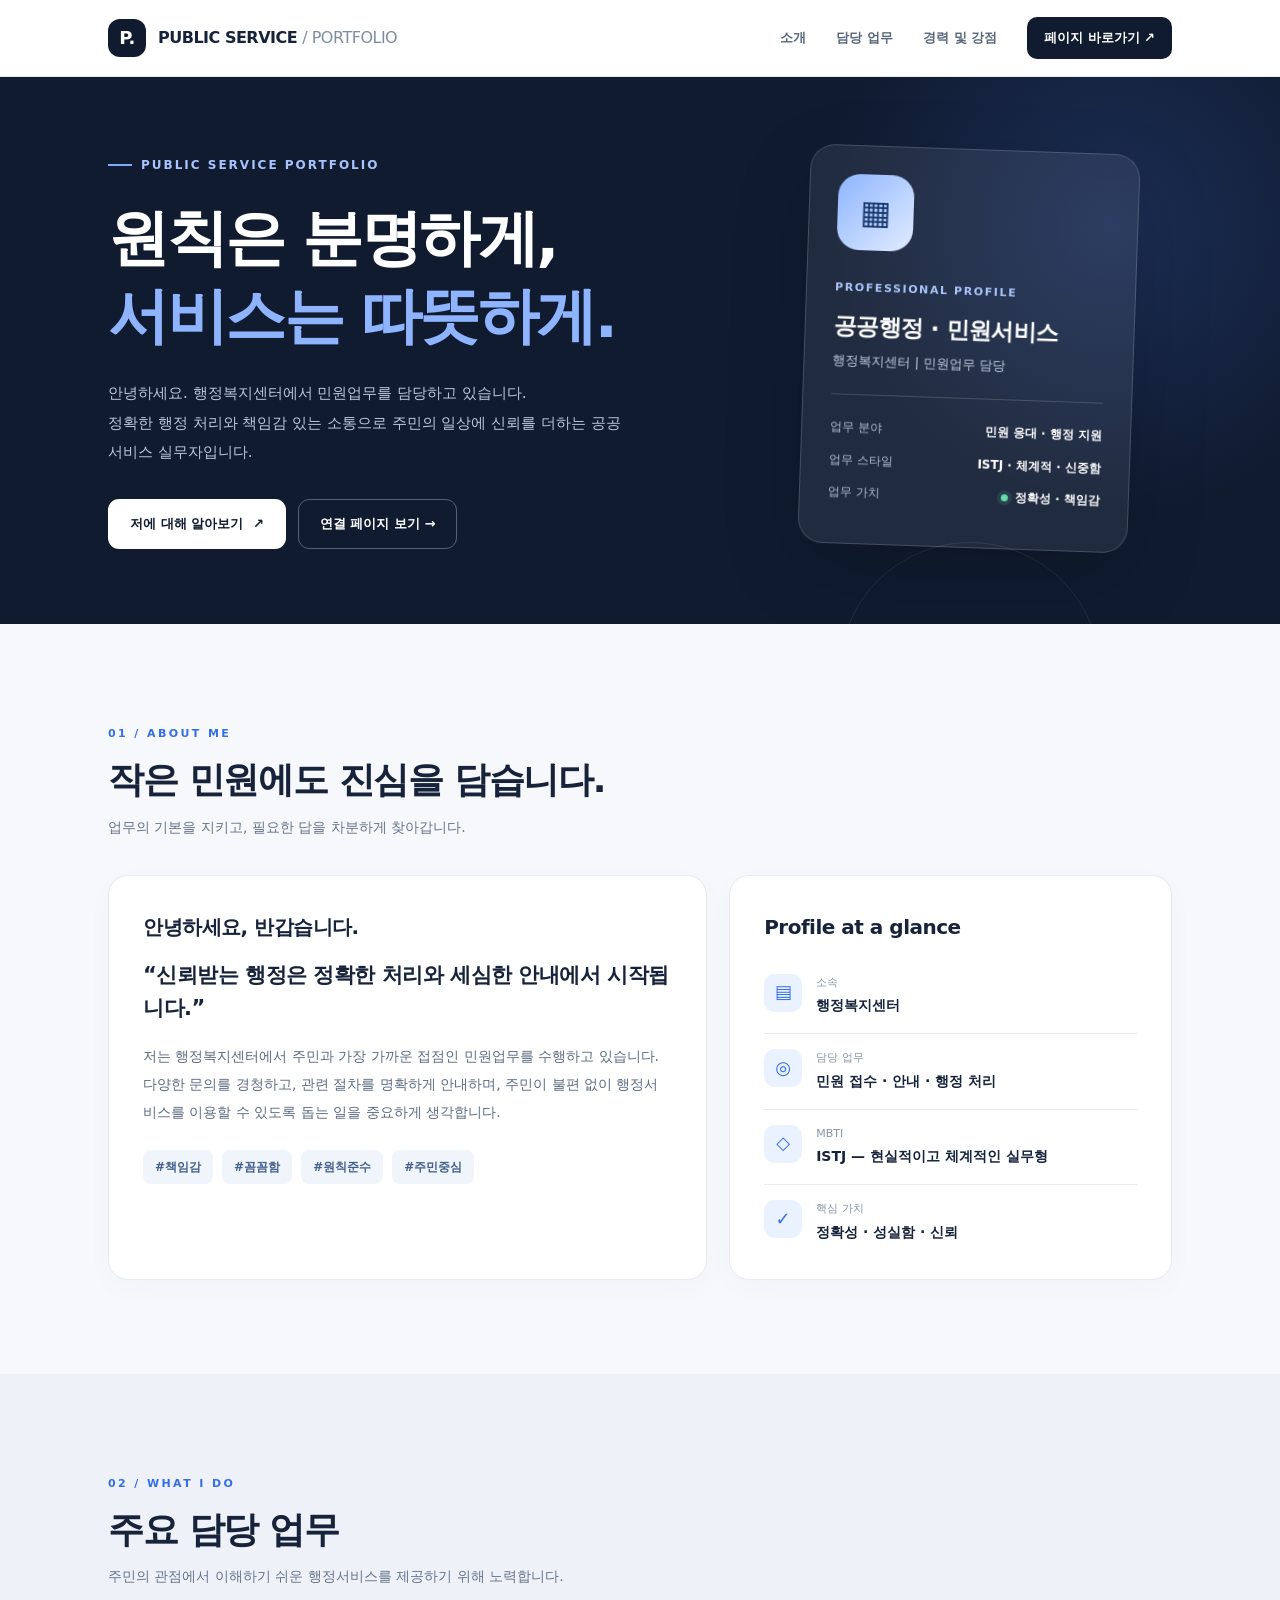
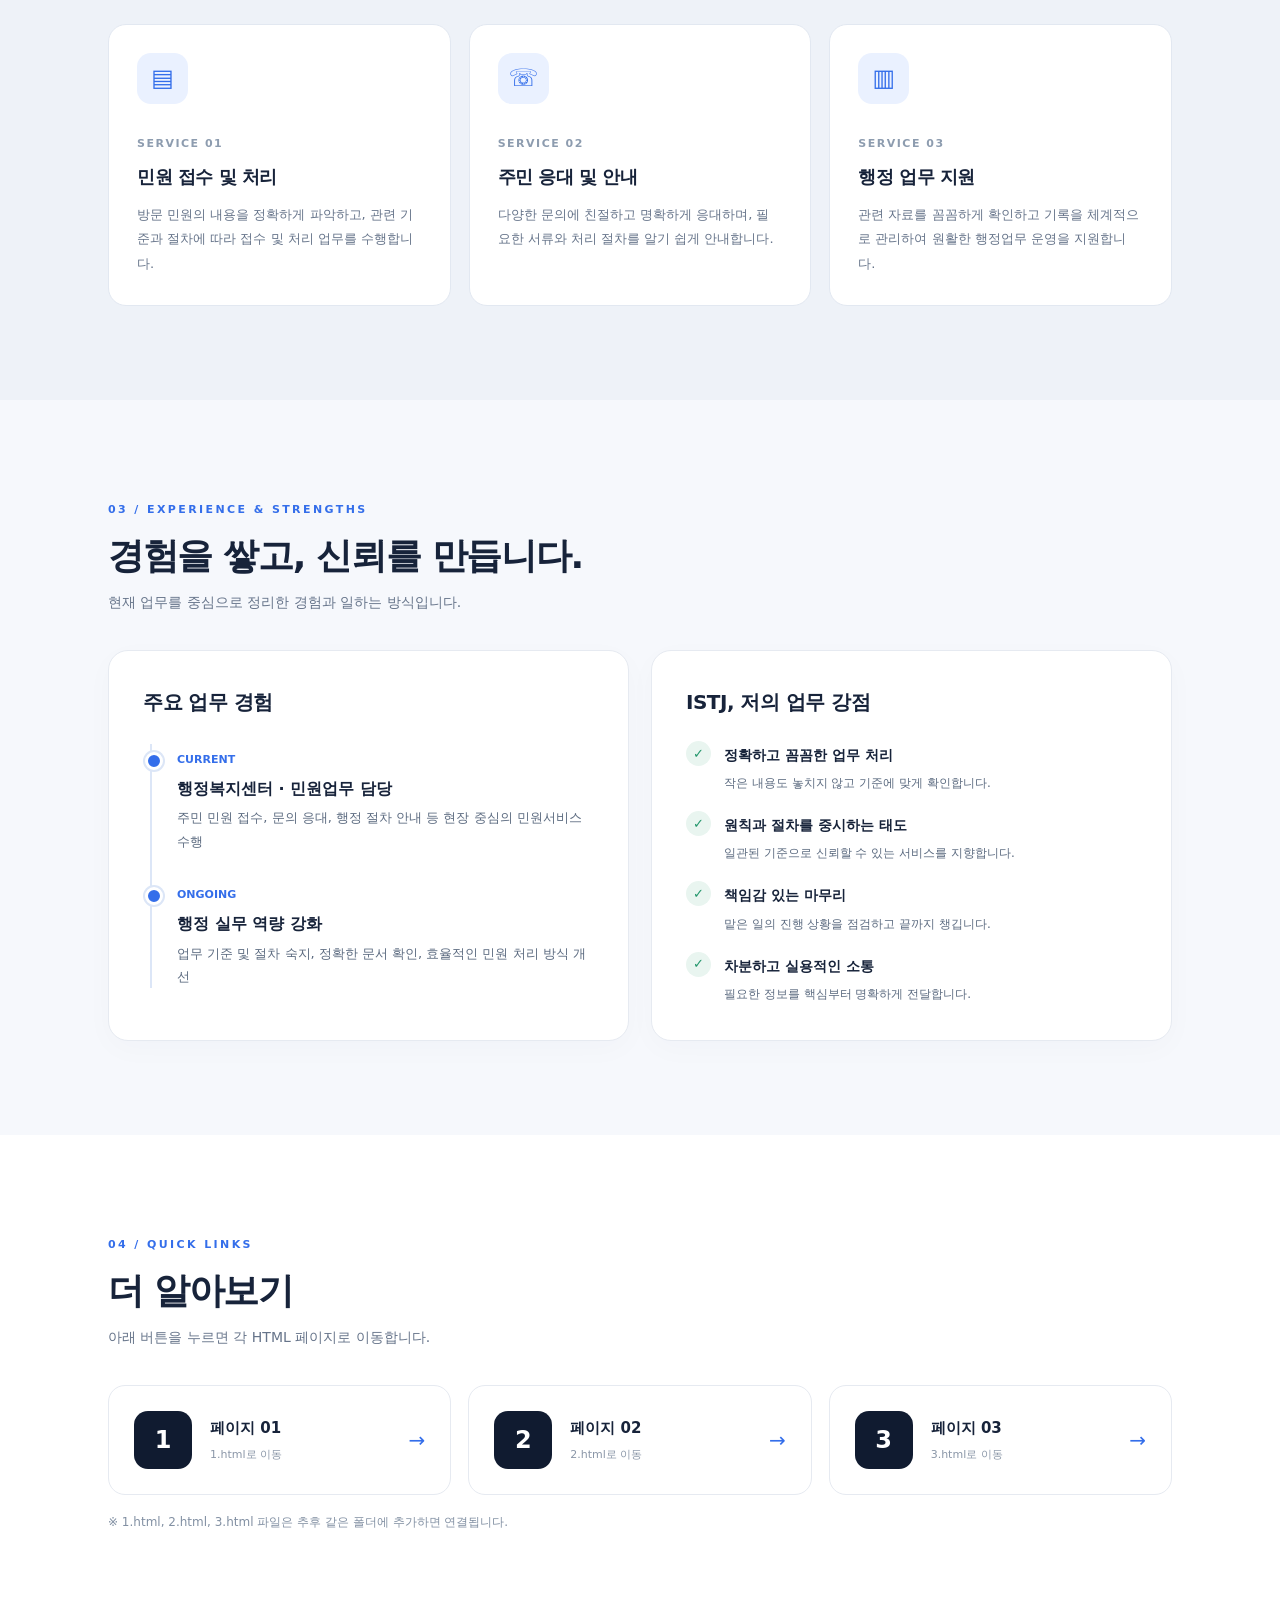
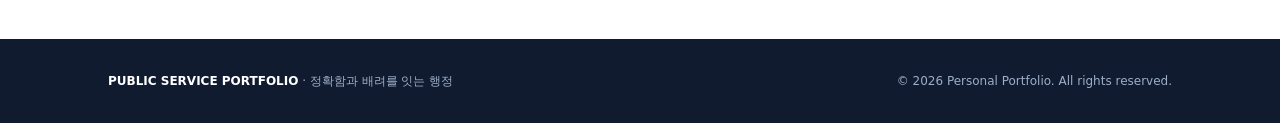
<file: index.html>
<!DOCTYPE html>
<html lang="ko">
<head>
  <meta charset="UTF-8" />
  <meta name="viewport" content="width=device-width, initial-scale=1" />
  <meta name="theme-color" content="#101b30" />
  <meta name="description" content="행정복지센터 민원업무 담당자의 개인 포트폴리오" />
  <title>공공서비스 포트폴리오 | Portfolio</title>
  <style>
    :root{--navy:#101b30;--navy2:#192a47;--blue:#346eea;--blue-light:#eaf1ff;--ink:#17233a;--muted:#66748a;--line:#e6eaf1;--bg:#f6f8fc;--white:#fff;--radius:20px}
    *{box-sizing:border-box}html{scroll-behavior:smooth}body{margin:0;background:var(--bg);color:var(--ink);font-family:Pretendard,"Noto Sans KR","Apple SD Gothic Neo",system-ui,sans-serif;line-height:1.7}a{color:inherit;text-decoration:none}button{font:inherit}::selection{background:#cbdcff;color:#101b30}
    .wrap{max-width:1120px;margin:auto;padding:0 28px}.topbar{position:sticky;top:0;z-index:20;background:rgba(255,255,255,.92);backdrop-filter:blur(16px);border-bottom:1px solid var(--line)}.nav{height:76px;display:flex;align-items:center;justify-content:space-between;gap:24px}.brand{display:flex;align-items:center;gap:12px;font-size:16px;font-weight:850;letter-spacing:-.5px}.brand-icon{width:38px;height:38px;border-radius:12px;display:grid;place-items:center;background:var(--navy);color:#fff;font-size:18px}.navlinks{display:flex;gap:30px;align-items:center}.navlinks a{font-size:13px;color:#58677b;font-weight:650;transition:color .2s}.navlinks a:hover,.navlinks a:focus-visible{color:var(--blue)}.nav-cta{background:var(--navy);color:#fff!important;padding:10px 17px;border-radius:10px}.nav-cta:hover{background:var(--blue)}
    .hero{background:var(--navy);color:#fff;overflow:hidden;position:relative}.hero:before{content:"";position:absolute;width:600px;height:600px;border-radius:50%;background:radial-gradient(circle,rgba(69,117,224,.21),transparent 68%);right:-130px;top:-150px;pointer-events:none}.hero:after{content:"";position:absolute;width:260px;height:260px;border:1px solid rgba(255,255,255,.08);border-radius:50%;right:14%;bottom:-180px;pointer-events:none}.hero-inner{min-height:520px;display:grid;grid-template-columns:1.2fr .8fr;align-items:center;gap:50px;padding-top:70px;padding-bottom:75px;position:relative;z-index:1}.eyebrow{display:inline-flex;align-items:center;gap:9px;font-size:12px;font-weight:800;letter-spacing:2px;color:#a7c4ff}.eyebrow:before{content:"";width:24px;height:2px;background:#7fa9ff}.hero h1{font-size:clamp(36px,5vw,61px);line-height:1.28;letter-spacing:-2.5px;margin:24px 0}.hero h1 em{font-style:normal;color:#8eb3ff}.hero-desc{font-size:15px;line-height:1.95;color:#b9c6db;max-width:520px;margin:0 0 32px}.actions{display:flex;flex-wrap:wrap;gap:12px}.btn{display:inline-flex;align-items:center;justify-content:center;gap:10px;padding:13px 21px;border-radius:11px;font-weight:750;font-size:13px;transition:transform .18s,background .18s,box-shadow .18s;cursor:pointer;border:1px solid transparent}.btn:hover{transform:translateY(-3px)}.btn:active{transform:translateY(0) scale(.98)}.btn-primary{background:#fff;color:var(--navy)}.btn-primary:hover{box-shadow:0 10px 28px rgba(0,0,0,.16)}.btn-outline{color:#fff;border-color:#54627a;background:transparent}.btn-outline:hover{background:#263852}.hero-visual{display:flex;justify-content:center}.profile-card{width:min(100%,330px);background:rgba(255,255,255,.075);border:1px solid rgba(255,255,255,.16);border-radius:25px;padding:28px;box-shadow:0 28px 80px rgba(0,0,0,.16);backdrop-filter:blur(12px);transform:rotate(2deg);transition:transform .25s}.profile-card:hover{transform:rotate(0) translateY(-5px)}.avatar{width:76px;height:76px;background:linear-gradient(135deg,#8db5ff,#e1ecff);border-radius:22px;display:grid;place-items:center;font-size:33px;color:#17376d;margin-bottom:22px}.profile-card .mini{font-size:11px;letter-spacing:1.6px;color:#a9c5fa;font-weight:800}.profile-card h2{font-size:23px;letter-spacing:-.6px;margin:8px 0 4px}.profile-card p{font-size:13px;color:#c2cde0;margin:0}.profile-divider{height:1px;background:rgba(255,255,255,.16);margin:22px 0}.profile-row{display:flex;justify-content:space-between;font-size:12px;margin:12px 0;color:#aebbd0}.profile-row strong{color:#fff;font-weight:700}.status{display:inline-flex;align-items:center;gap:7px}.status:before{content:"";width:7px;height:7px;background:#65dfaf;border-radius:50%;box-shadow:0 0 0 4px rgba(101,223,175,.12)}
    section{scroll-margin-top:95px}.section{padding:94px 0}.section-header{margin-bottom:35px}.kicker{color:var(--blue);font-size:11px;font-weight:850;letter-spacing:2.4px;text-transform:uppercase}.section-header h2{font-size:clamp(27px,3.5vw,36px);letter-spacing:-1.3px;line-height:1.4;margin:10px 0}.section-header p{font-size:14px;color:var(--muted);margin:0}.about-grid{display:grid;grid-template-columns:1.15fr .85fr;gap:22px}.panel{background:#fff;border:1px solid var(--line);border-radius:var(--radius);padding:34px;box-shadow:0 8px 30px rgba(28,49,82,.025)}.panel h3{font-size:20px;letter-spacing:-.5px;margin:0 0 15px}.panel p{font-size:14px;color:#5c6b80;margin:0;line-height:2}.quote{font-size:21px!important;color:var(--ink)!important;font-weight:750;line-height:1.6!important;letter-spacing:-.5px;margin-bottom:16px!important}.tags{display:flex;flex-wrap:wrap;gap:9px;margin-top:24px}.tag{padding:7px 12px;border-radius:8px;background:#f0f4fb;color:#41608c;font-size:12px;font-weight:750}.info-line{display:flex;gap:14px;align-items:flex-start;padding:15px 0;border-bottom:1px solid var(--line)}.info-line:last-child{border-bottom:0;padding-bottom:0}.info-icon{width:38px;height:38px;border-radius:11px;background:var(--blue-light);color:var(--blue);display:grid;place-items:center;flex-shrink:0;font-size:18px}.info-line small{display:block;font-size:11px;color:#8995a5}.info-line strong{display:block;font-size:14px;margin-top:2px}
    .work{background:#eef2f8}.work-grid{display:grid;grid-template-columns:repeat(3,1fr);gap:18px}.work-card{background:#fff;border:1px solid #e2e8f1;border-radius:18px;padding:28px;transition:transform .2s,box-shadow .2s,border-color .2s}.work-card:hover{transform:translateY(-5px);box-shadow:0 15px 35px rgba(25,52,99,.08);border-color:#c6d8f9}.work-icon{height:51px;width:51px;display:grid;place-items:center;background:var(--blue-light);color:var(--blue);font-size:24px;border-radius:14px;margin-bottom:24px}.work-card .num{color:#8d9caf;font-size:11px;font-weight:850;letter-spacing:1.5px}.work-card h3{font-size:18px;margin:7px 0 10px;letter-spacing:-.5px}.work-card p{font-size:13px;color:var(--muted);margin:0;line-height:1.9}
    .career{display:grid;grid-template-columns:1fr 1fr;gap:22px}.timeline{border-left:2px solid #dce6f7;margin:25px 0 0 7px;padding-left:25px}.timeline-item{position:relative;margin-bottom:26px}.timeline-item:last-child{margin-bottom:0}.timeline-item:before{content:"";position:absolute;left:-32px;top:8px;width:12px;height:12px;background:var(--blue);border:3px solid #fff;box-shadow:0 0 0 2px #dce6f7;border-radius:50%}.timeline-item small{color:var(--blue);font-size:11px;font-weight:800}.timeline-item h4{margin:4px 0;font-size:16px}.timeline-item p{font-size:13px;line-height:1.8}.strength-list{display:grid;gap:16px;margin-top:22px}.strength{display:flex;gap:13px;align-items:flex-start}.check{width:25px;height:25px;border-radius:50%;background:#e9f5f0;color:#24976c;display:grid;place-items:center;flex-shrink:0;font-size:13px;font-weight:900}.strength strong{font-size:14px}.strength p{font-size:12px;margin:3px 0 0}
    .links-section{background:#fff}.link-grid{display:grid;grid-template-columns:repeat(3,1fr);gap:17px}.link-card{display:flex;align-items:center;gap:18px;padding:25px;border:1px solid var(--line);border-radius:17px;background:#fff;transition:all .2s;min-width:0}.link-card:hover,.link-card:focus-visible{border-color:#a6c0f8;background:#f7faff;transform:translateY(-4px);box-shadow:0 12px 30px rgba(39,81,159,.08)}.link-number{height:58px;width:58px;flex-shrink:0;background:var(--navy);color:#fff;border-radius:14px;display:grid;place-items:center;font-size:24px;font-weight:800}.link-info{min-width:0;flex:1}.link-info strong{font-size:15px;display:block}.link-info small{display:block;color:#8b97a8;font-size:11px;margin-top:4px}.arrow{font-size:20px;color:var(--blue);transition:transform .2s}.link-card:hover .arrow{transform:translateX(4px)}.notice{font-size:12px;color:#8290a3;margin-top:17px}.footer{background:var(--navy);color:#9daec6;padding:32px 0}.footer-inner{display:flex;align-items:center;justify-content:space-between;gap:12px;font-size:12px}.footer strong{color:#fff}
    .reveal{animation:fadeIn .65s ease both}@keyframes fadeIn{from{opacity:0;transform:translateY(14px)}to{opacity:1;transform:translateY(0)}}:focus-visible{outline:3px solid #7aa9ff;outline-offset:3px}
    @media(max-width:800px){.hero-inner{grid-template-columns:1fr;gap:38px;padding-top:65px}.hero-visual{justify-content:flex-start}.profile-card{transform:none;max-width:390px}.about-grid,.career{grid-template-columns:1fr}.work-grid{grid-template-columns:1fr 1fr}.link-grid{grid-template-columns:1fr}.navlinks{gap:14px}.navlinks a{font-size:12px}}
    @media(max-width:540px){.wrap{padding:0 20px}.nav{height:66px}.brand{font-size:14px}.brand-icon{height:34px;width:34px}.navlinks a:not(.nav-cta){display:none}.nav-cta{padding:9px 12px}.hero-inner{padding-top:57px;padding-bottom:65px}.hero h1{letter-spacing:-1.7px}.hero-desc{font-size:14px}.profile-card{width:100%;padding:24px}.section{padding:70px 0}.panel{padding:25px}.work-grid{grid-template-columns:1fr}.work-card{padding:25px}.footer-inner{align-items:flex-start;flex-direction:column}.link-card{padding:18px}}
    @media(prefers-reduced-motion:reduce){html{scroll-behavior:auto}*,*:before,*:after{animation:none!important;transition:none!important}}
  </style>
</head>
<body>
  <header class="topbar"><div class="wrap nav"><a class="brand" href="#home" aria-label="홈으로"><span class="brand-icon">P.</span><span>PUBLIC SERVICE <span style="color:#7f8da3;font-weight:500">/ PORTFOLIO</span></span></a><nav class="navlinks" aria-label="주요 메뉴"><a href="#about">소개</a><a href="#work">담당 업무</a><a href="#career">경력 및 강점</a><a class="nav-cta" href="#projects">페이지 바로가기 ↗</a></nav></div></header>
  <main>
    <section class="hero" id="home"><div class="wrap hero-inner"><div class="reveal"><span class="eyebrow">PUBLIC SERVICE PORTFOLIO</span><h1>원칙은 분명하게,<br><em>서비스는 따뜻하게.</em></h1><p class="hero-desc">안녕하세요. 행정복지센터에서 민원업무를 담당하고 있습니다.<br>정확한 행정 처리와 책임감 있는 소통으로 주민의 일상에 신뢰를 더하는 공공서비스 실무자입니다.</p><div class="actions"><a class="btn btn-primary" href="#about">저에 대해 알아보기 <span aria-hidden="true">↗</span></a><a class="btn btn-outline" href="#projects">연결 페이지 보기 →</a></div></div><div class="hero-visual reveal"><div class="profile-card"><div class="avatar" aria-hidden="true">▦</div><span class="mini">PROFESSIONAL PROFILE</span><h2>공공행정 · 민원서비스</h2><p>행정복지센터 | 민원업무 담당</p><div class="profile-divider"></div><div class="profile-row"><span>업무 분야</span><strong>민원 응대 · 행정 지원</strong></div><div class="profile-row"><span>업무 스타일</span><strong>ISTJ · 체계적 · 신중함</strong></div><div class="profile-row"><span>업무 가치</span><strong class="status">정확성 · 책임감</strong></div></div></div></div></section>
    <section class="section" id="about"><div class="wrap"><div class="section-header"><span class="kicker">01 / ABOUT ME</span><h2>작은 민원에도 진심을 담습니다.</h2><p>업무의 기본을 지키고, 필요한 답을 차분하게 찾아갑니다.</p></div><div class="about-grid"><article class="panel"><h3>안녕하세요, 반갑습니다.</h3><p class="quote">“신뢰받는 행정은 정확한 처리와 세심한 안내에서 시작됩니다.”</p><p>저는 행정복지센터에서 주민과 가장 가까운 접점인 민원업무를 수행하고 있습니다. 다양한 문의를 경청하고, 관련 절차를 명확하게 안내하며, 주민이 불편 없이 행정서비스를 이용할 수 있도록 돕는 일을 중요하게 생각합니다.</p><div class="tags"><span class="tag">#책임감</span><span class="tag">#꼼꼼함</span><span class="tag">#원칙준수</span><span class="tag">#주민중심</span></div></article><aside class="panel"><h3>Profile at a glance</h3><div class="info-line"><span class="info-icon" aria-hidden="true">▤</span><div><small>소속</small><strong>행정복지센터</strong></div></div><div class="info-line"><span class="info-icon" aria-hidden="true">◎</span><div><small>담당 업무</small><strong>민원 접수 · 안내 · 행정 처리</strong></div></div><div class="info-line"><span class="info-icon" aria-hidden="true">◇</span><div><small>MBTI</small><strong>ISTJ — 현실적이고 체계적인 실무형</strong></div></div><div class="info-line"><span class="info-icon" aria-hidden="true">✓</span><div><small>핵심 가치</small><strong>정확성 · 성실함 · 신뢰</strong></div></div></aside></div></div></section>
    <section class="section work" id="work"><div class="wrap"><div class="section-header"><span class="kicker">02 / WHAT I DO</span><h2>주요 담당 업무</h2><p>주민의 관점에서 이해하기 쉬운 행정서비스를 제공하기 위해 노력합니다.</p></div><div class="work-grid"><article class="work-card"><div class="work-icon" aria-hidden="true">▤</div><span class="num">SERVICE 01</span><h3>민원 접수 및 처리</h3><p>방문 민원의 내용을 정확하게 파악하고, 관련 기준과 절차에 따라 접수 및 처리 업무를 수행합니다.</p></article><article class="work-card"><div class="work-icon" aria-hidden="true">☏</div><span class="num">SERVICE 02</span><h3>주민 응대 및 안내</h3><p>다양한 문의에 친절하고 명확하게 응대하며, 필요한 서류와 처리 절차를 알기 쉽게 안내합니다.</p></article><article class="work-card"><div class="work-icon" aria-hidden="true">▥</div><span class="num">SERVICE 03</span><h3>행정 업무 지원</h3><p>관련 자료를 꼼꼼하게 확인하고 기록을 체계적으로 관리하여 원활한 행정업무 운영을 지원합니다.</p></article></div></div></section>
    <section class="section" id="career"><div class="wrap"><div class="section-header"><span class="kicker">03 / EXPERIENCE & STRENGTHS</span><h2>경험을 쌓고, 신뢰를 만듭니다.</h2><p>현재 업무를 중심으로 정리한 경험과 일하는 방식입니다.</p></div><div class="career"><article class="panel"><h3>주요 업무 경험</h3><div class="timeline"><div class="timeline-item"><small>CURRENT</small><h4>행정복지센터 · 민원업무 담당</h4><p>주민 민원 접수, 문의 응대, 행정 절차 안내 등 현장 중심의 민원서비스 수행</p></div><div class="timeline-item"><small>ONGOING</small><h4>행정 실무 역량 강화</h4><p>업무 기준 및 절차 숙지, 정확한 문서 확인, 효율적인 민원 처리 방식 개선</p></div></div></article><article class="panel"><h3>ISTJ, 저의 업무 강점</h3><div class="strength-list"><div class="strength"><span class="check">✓</span><div><strong>정확하고 꼼꼼한 업무 처리</strong><p>작은 내용도 놓치지 않고 기준에 맞게 확인합니다.</p></div></div><div class="strength"><span class="check">✓</span><div><strong>원칙과 절차를 중시하는 태도</strong><p>일관된 기준으로 신뢰할 수 있는 서비스를 지향합니다.</p></div></div><div class="strength"><span class="check">✓</span><div><strong>책임감 있는 마무리</strong><p>맡은 일의 진행 상황을 점검하고 끝까지 챙깁니다.</p></div></div><div class="strength"><span class="check">✓</span><div><strong>차분하고 실용적인 소통</strong><p>필요한 정보를 핵심부터 명확하게 전달합니다.</p></div></div></div></article></div></div></section>
    <section class="section links-section" id="projects"><div class="wrap"><div class="section-header"><span class="kicker">04 / QUICK LINKS</span><h2>더 알아보기</h2><p>아래 버튼을 누르면 각 HTML 페이지로 이동합니다.</p></div><div class="link-grid"><a class="link-card" href="1.html" aria-label="1번 페이지로 이동"><span class="link-number">1</span><span class="link-info"><strong>페이지 01</strong><small>1.html로 이동</small></span><span class="arrow" aria-hidden="true">→</span></a><a class="link-card" href="2.html" aria-label="2번 페이지로 이동"><span class="link-number">2</span><span class="link-info"><strong>페이지 02</strong><small>2.html로 이동</small></span><span class="arrow" aria-hidden="true">→</span></a><a class="link-card" href="3.html" aria-label="3번 페이지로 이동"><span class="link-number">3</span><span class="link-info"><strong>페이지 03</strong><small>3.html로 이동</small></span><span class="arrow" aria-hidden="true">→</span></a></div><p class="notice">※ 1.html, 2.html, 3.html 파일은 추후 같은 폴더에 추가하면 연결됩니다.</p></div></section>
  </main>
  <footer class="footer"><div class="wrap footer-inner"><span><strong>PUBLIC SERVICE PORTFOLIO</strong> · 정확함과 배려를 잇는 행정</span><span>© <span id="year">2026</span> Personal Portfolio. All rights reserved.</span></div></footer>
  <script>document.getElementById('year').textContent=new Date().getFullYear();</script>
</body>
</html>
</file>
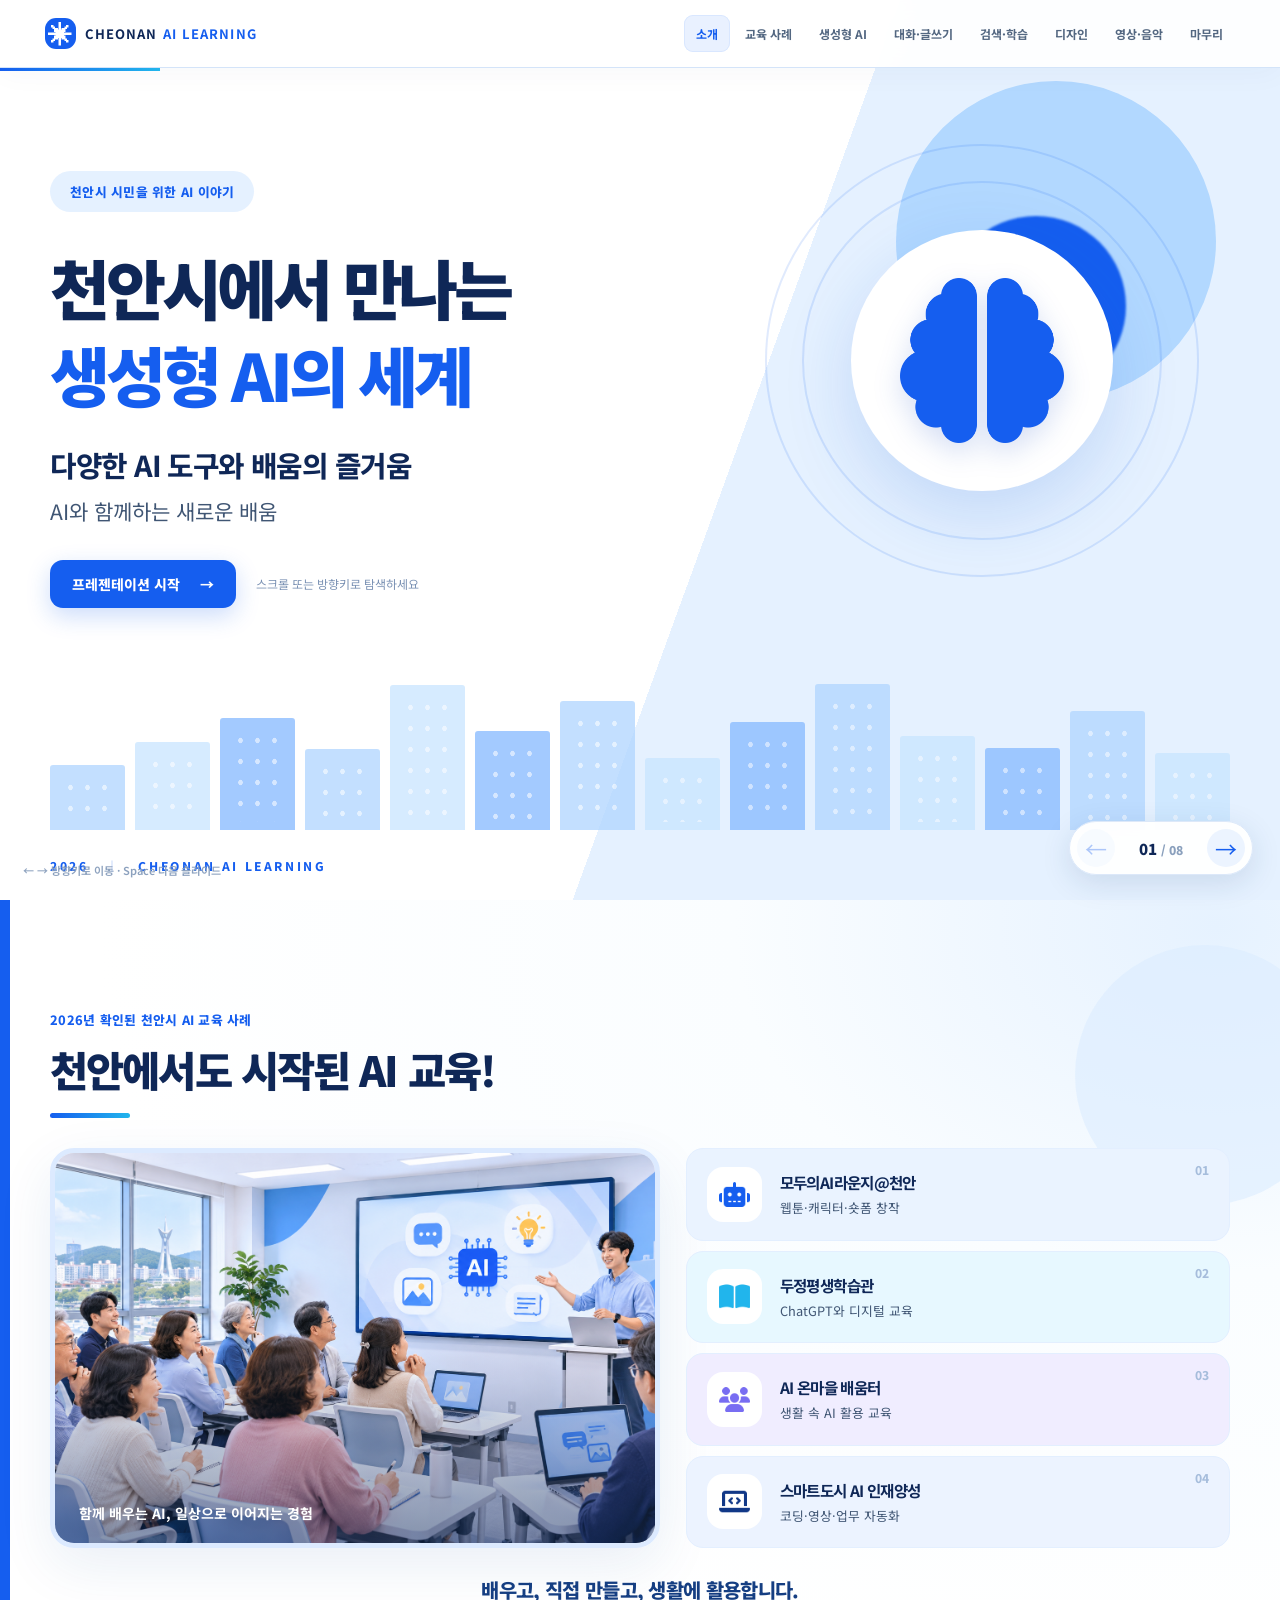
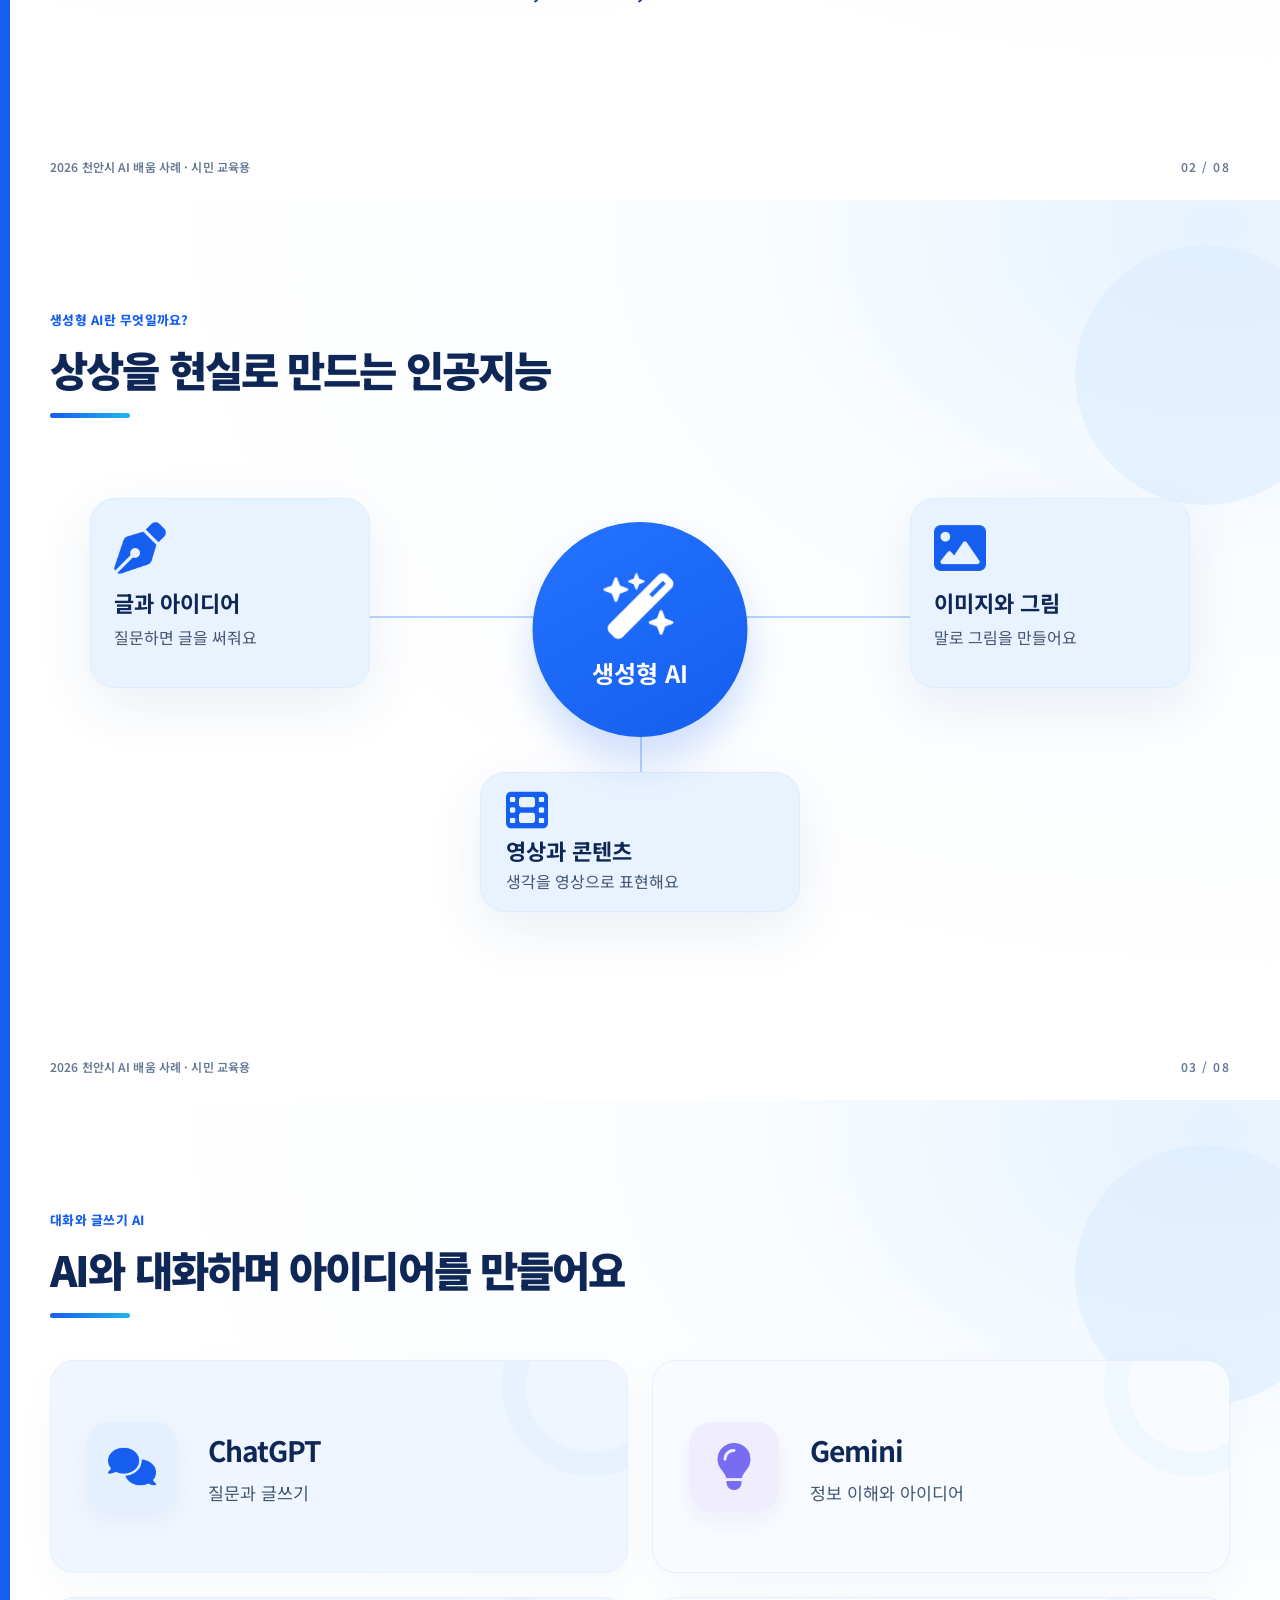
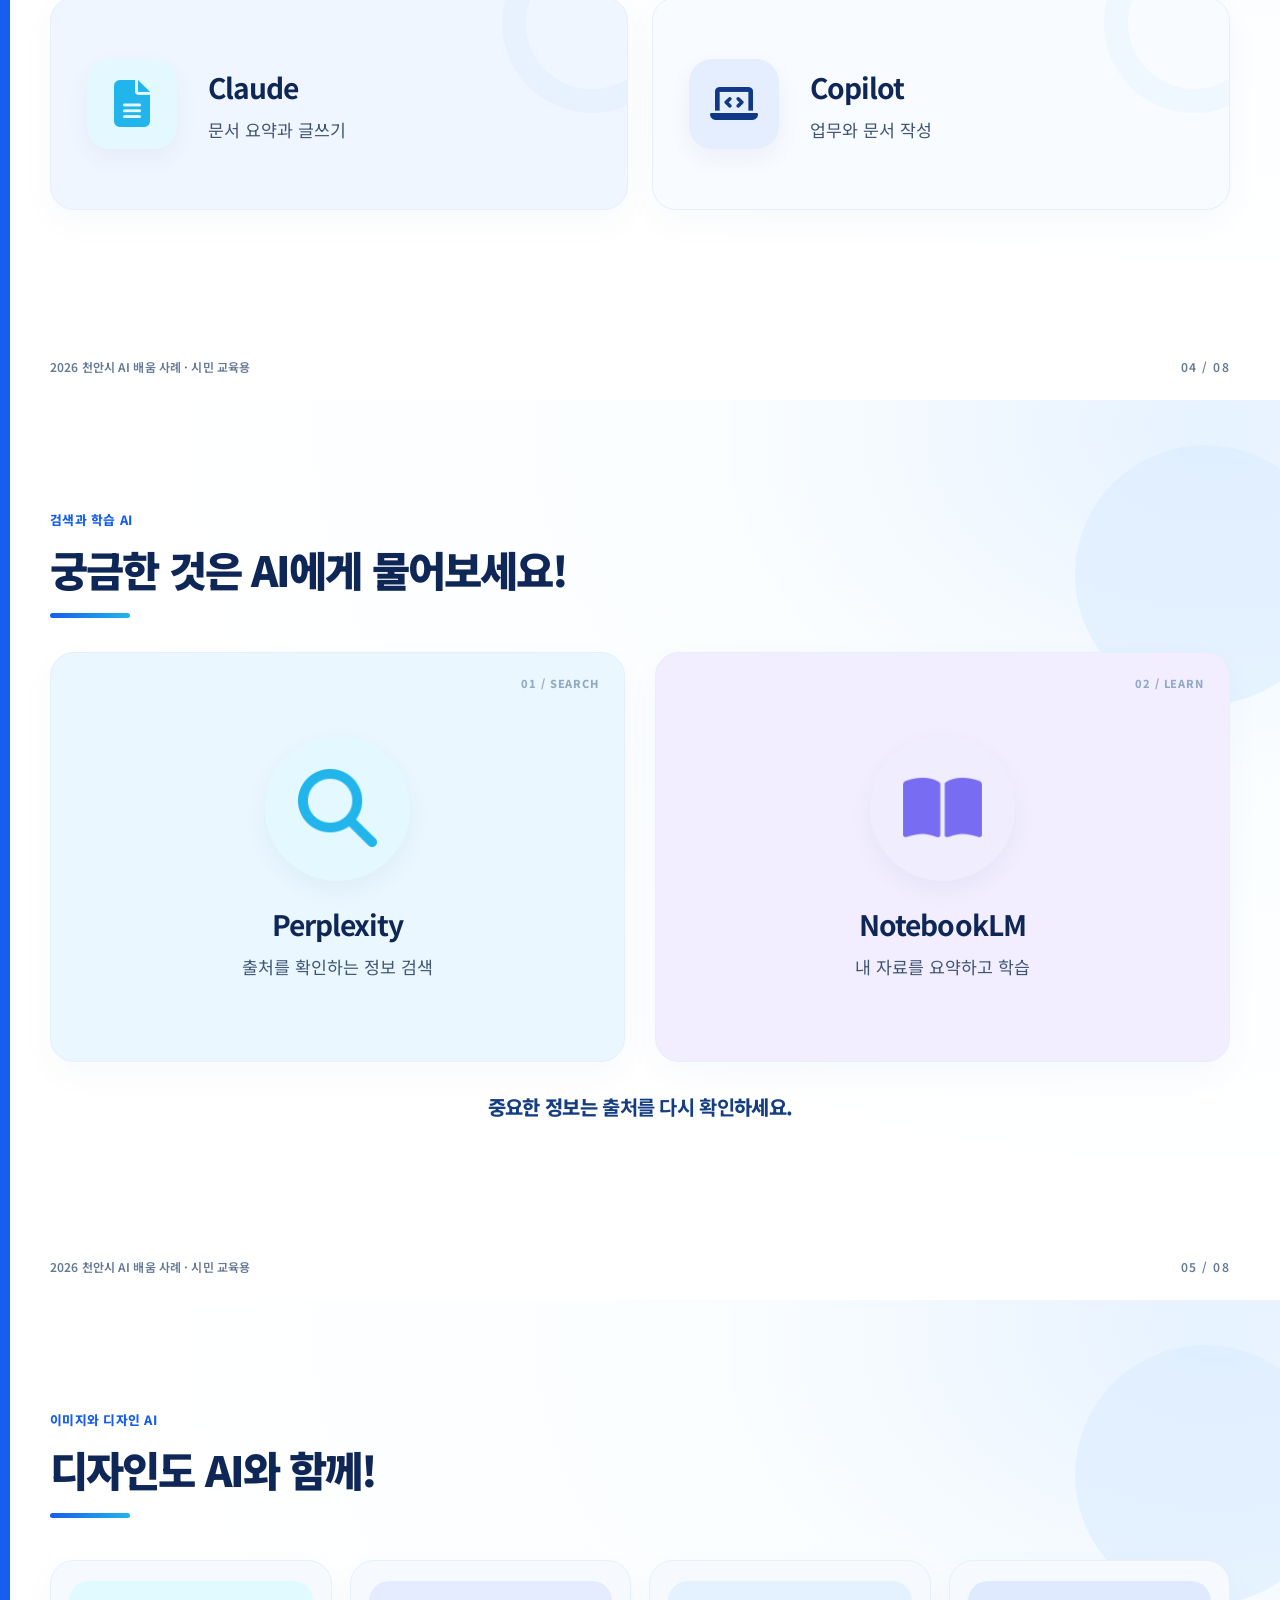
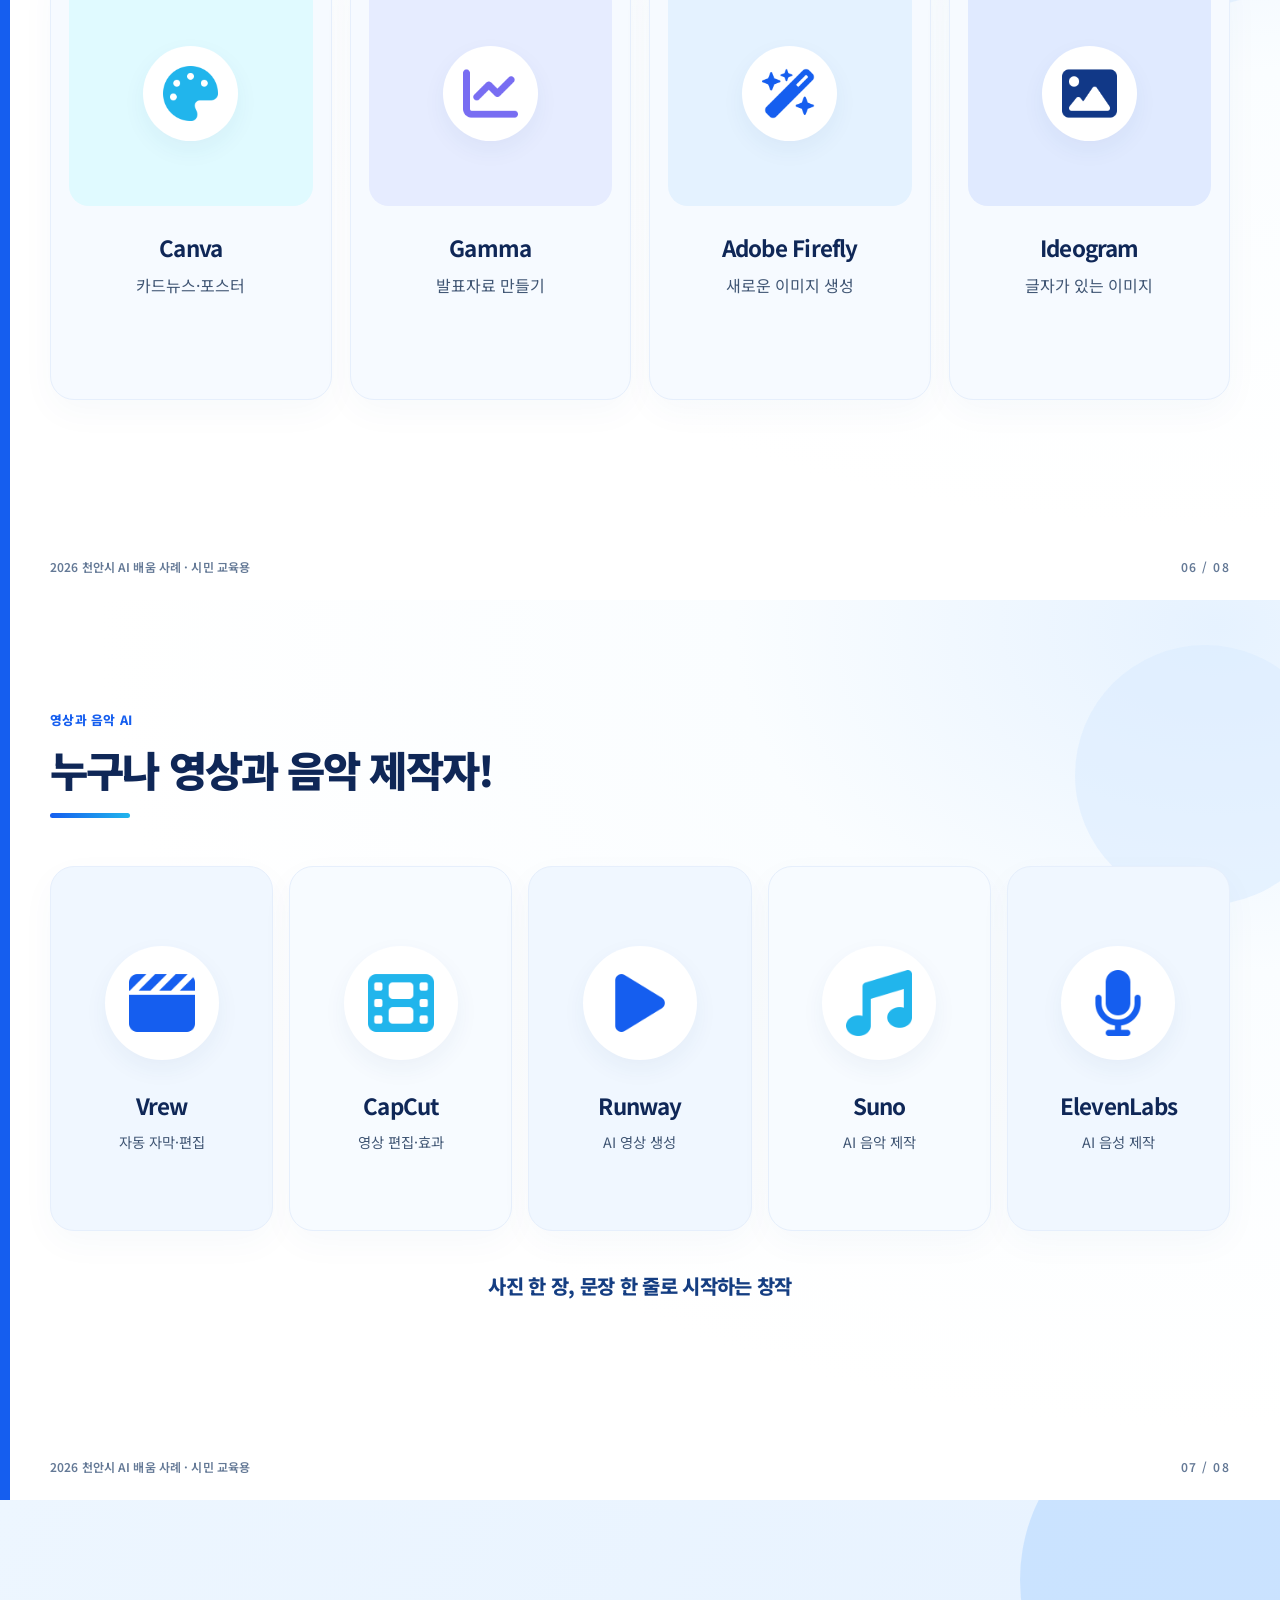
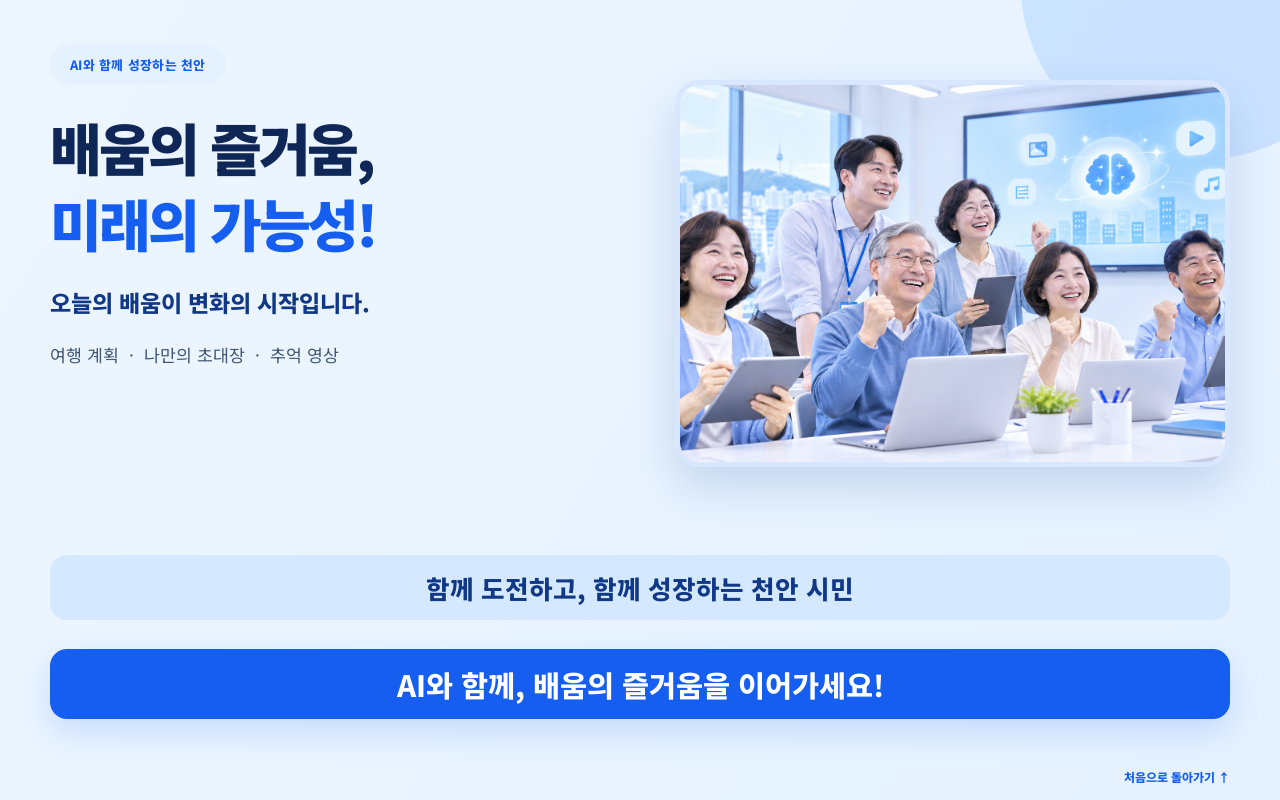
<file: index2.html>
<!doctype html>
<html lang="ko">
<head>
  <meta charset="utf-8">
  <meta name="viewport" content="width=device-width,initial-scale=1,viewport-fit=cover">
  <meta name="theme-color" content="#155eef">
  <meta name="description" content="천안시에서 만나는 생성형 AI의 세계 — 시민 AI 교육 사례와 다양한 AI 도구를 살펴보는 인터랙티브 웹 프레젠테이션">
  <title>천안시에서 만나는 생성형 AI의 세계 | 2026 CHEONAN AI LEARNING</title>
  <link rel="stylesheet" href="./styles.css">
  <script src="./script.js" defer></script>
</head>
<body>
  <a class="skip" href="#slide-1">본문으로 건너뛰기</a>
  <header class="topbar" id="topbar">
    <a class="brand" href="#slide-1" aria-label="첫 슬라이드로 이동"><span class="brand-symbol">✳</span><span>CHEONAN <strong>AI LEARNING</strong></span></a>
    <nav class="navigation" aria-label="슬라이드 목차">
      <a href="#slide-1" data-nav="0">소개</a><a href="#slide-2" data-nav="1">교육 사례</a><a href="#slide-3" data-nav="2">생성형 AI</a><a href="#slide-4" data-nav="3">대화·글쓰기</a><a href="#slide-5" data-nav="4">검색·학습</a><a href="#slide-6" data-nav="5">디자인</a><a href="#slide-7" data-nav="6">영상·음악</a><a href="#slide-8" data-nav="7">마무리</a>
    </nav>
    <button class="menu-toggle" type="button" aria-label="목차 열기" aria-expanded="false"><span></span><span></span><span></span></button>
  </header>
  <div class="progress" role="progressbar" aria-label="발표 진행률" aria-valuemin="1" aria-valuemax="8" aria-valuenow="1"><div id="progressFill"></div></div>
  <main id="presentation">
    <section class="slide cover" id="slide-1" data-title="소개" aria-label="1 / 8: 천안시에서 만나는 생성형 AI의 세계">
      <div class="cover-blob blob-one" aria-hidden="true"></div><div class="cover-blob blob-two" aria-hidden="true"></div>
      <div class="slide-inner cover-inner">
        <div class="cover-copy reveal"><span class="eyebrow pill">천안시 시민을 위한 AI 이야기</span><h1>천안시에서 만나는<br><em>생성형 AI의 세계</em></h1><p class="cover-lead">다양한 AI 도구와 배움의 즐거움</p><p class="cover-sub">AI와 함께하는 새로운 배움</p><div class="cover-actions"><a class="primary-button" href="#slide-2">프레젠테이션 시작 <span aria-hidden="true">→</span></a><span class="cover-hint">스크롤 또는 방향키로 탐색하세요</span></div></div>
        <div class="hero-emblem reveal delay-2" aria-hidden="true"><div class="hero-emblem-inner"><img src="./assets/s01-01.png" alt=""></div><span class="ring ring-a"></span><span class="ring ring-b"></span></div>
        <div class="skyline" aria-hidden="true"><div class="buildings" id="buildings"></div></div>
        <div class="cover-foot">2026 <span>│</span> CHEONAN AI LEARNING</div>
      </div>
    </section>

    <section class="slide standard" id="slide-2" data-title="교육 사례" aria-labelledby="heading2">
      <div class="slide-inner"><div class="slide-heading reveal"><span class="eyebrow">2026년 확인된 천안시 AI 교육 사례</span><h2 id="heading2">천안에서도 시작된 AI 교육!</h2><span class="heading-rule"></span></div>
        <div class="education-layout"><figure class="education-photo reveal"><img src="./assets/s02-01.png" alt="다양한 연령대의 시민이 AI 활용 교육을 받는 모습" loading="lazy"><figcaption>함께 배우는 AI, 일상으로 이어지는 경험</figcaption></figure>
          <div class="education-list">
            <article class="education-item reveal delay-1" tabindex="0"><div class="icon-disc"><img src="./assets/s02-02.png" alt=""></div><div><h3>모두의AI라운지@천안</h3><p>웹툰·캐릭터·숏폼 창작</p></div><span class="item-index">01</span></article>
            <article class="education-item reveal delay-2" tabindex="0"><div class="icon-disc"><img src="./assets/s02-03.png" alt=""></div><div><h3>두정평생학습관</h3><p>ChatGPT와 디지털 교육</p></div><span class="item-index">02</span></article>
            <article class="education-item reveal delay-3" tabindex="0"><div class="icon-disc"><img src="./assets/s02-04.png" alt=""></div><div><h3>AI 온마을 배움터</h3><p>생활 속 AI 활용 교육</p></div><span class="item-index">03</span></article>
            <article class="education-item reveal delay-4" tabindex="0"><div class="icon-disc"><img src="./assets/s02-05.png" alt=""></div><div><h3>스마트도시 AI 인재양성</h3><p>코딩·영상·업무 자동화</p></div><span class="item-index">04</span></article>
          </div></div>
        <p class="section-takeaway reveal">배우고, 직접 만들고, 생활에 활용합니다.</p><div class="slide-foot"><span>2026 천안시 AI 배움 사례 · 시민 교육용</span><span>02 / 08</span></div>
      </div>
    </section>

    <section class="slide standard" id="slide-3" data-title="생성형 AI" aria-labelledby="heading3"><div class="slide-inner"><div class="slide-heading reveal"><span class="eyebrow">생성형 AI란 무엇일까요?</span><h2 id="heading3">상상을 현실로 만드는 인공지능</h2><span class="heading-rule"></span></div>
      <div class="concept-map"><div class="concept-lines" aria-hidden="true"><span></span><span></span><span></span></div>
        <div class="concept-center reveal"><img src="./assets/s03-01.png" alt=""><strong>생성형 AI</strong></div>
        <article class="concept-card concept-left reveal delay-1" tabindex="0"><img src="./assets/s03-02.png" alt=""><h3>글과 아이디어</h3><p>질문하면 글을 써줘요</p></article>
        <article class="concept-card concept-right reveal delay-2" tabindex="0"><img src="./assets/s03-03.png" alt=""><h3>이미지와 그림</h3><p>말로 그림을 만들어요</p></article>
        <article class="concept-card concept-bottom reveal delay-3" tabindex="0"><img src="./assets/s03-04.png" alt=""><h3>영상과 콘텐츠</h3><p>생각을 영상으로 표현해요</p></article>
      </div><div class="slide-foot"><span>2026 천안시 AI 배움 사례 · 시민 교육용</span><span>03 / 08</span></div></div></section>

    <section class="slide standard" id="slide-4" data-title="대화·글쓰기" aria-labelledby="heading4"><div class="slide-inner"><div class="slide-heading reveal"><span class="eyebrow">대화와 글쓰기 AI</span><h2 id="heading4">AI와 대화하며 아이디어를 만들어요</h2><span class="heading-rule"></span></div>
      <div class="tool-grid two-col">
        <article class="tool-card horizontal reveal delay-1" tabindex="0"><div class="tool-icon blue"><img src="./assets/s04-01.png" alt=""></div><div><h3>ChatGPT</h3><p>질문과 글쓰기</p></div><span class="card-glow"></span></article>
        <article class="tool-card horizontal reveal delay-2" tabindex="0"><div class="tool-icon purple"><img src="./assets/s04-02.png" alt=""></div><div><h3>Gemini</h3><p>정보 이해와 아이디어</p></div><span class="card-glow"></span></article>
        <article class="tool-card horizontal reveal delay-3" tabindex="0"><div class="tool-icon cyan"><img src="./assets/s04-03.png" alt=""></div><div><h3>Claude</h3><p>문서 요약과 글쓰기</p></div><span class="card-glow"></span></article>
        <article class="tool-card horizontal reveal delay-4" tabindex="0"><div class="tool-icon navy"><img src="./assets/s04-04.png" alt=""></div><div><h3>Copilot</h3><p>업무와 문서 작성</p></div><span class="card-glow"></span></article>
      </div><div class="slide-foot"><span>2026 천안시 AI 배움 사례 · 시민 교육용</span><span>04 / 08</span></div></div></section>

    <section class="slide standard" id="slide-5" data-title="검색·학습" aria-labelledby="heading5"><div class="slide-inner"><div class="slide-heading reveal"><span class="eyebrow">검색과 학습 AI</span><h2 id="heading5">궁금한 것은 AI에게 물어보세요!</h2><span class="heading-rule"></span></div>
      <div class="tool-grid learning-grid"><article class="tool-card vertical learning-blue reveal delay-1" tabindex="0"><div class="tool-icon big cyan"><img src="./assets/s05-01.png" alt=""></div><h3>Perplexity</h3><p>출처를 확인하는 정보 검색</p><span class="corner-index">01 / SEARCH</span></article>
        <article class="tool-card vertical learning-purple reveal delay-2" tabindex="0"><div class="tool-icon big purple"><img src="./assets/s05-02.png" alt=""></div><h3>NotebookLM</h3><p>내 자료를 요약하고 학습</p><span class="corner-index">02 / LEARN</span></article></div>
      <p class="section-takeaway reveal">중요한 정보는 <strong>출처를 다시 확인</strong>하세요.</p><div class="slide-foot"><span>2026 천안시 AI 배움 사례 · 시민 교육용</span><span>05 / 08</span></div></div></section>

    <section class="slide standard" id="slide-6" data-title="디자인" aria-labelledby="heading6"><div class="slide-inner"><div class="slide-heading reveal"><span class="eyebrow">이미지와 디자인 AI</span><h2 id="heading6">디자인도 AI와 함께!</h2><span class="heading-rule"></span></div>
      <div class="tool-grid design-grid">
        <article class="tool-card vertical reveal delay-1" tabindex="0"><div class="design-image tint-cyan"><div class="tool-icon"><img src="./assets/s06-01.png" alt=""></div></div><h3>Canva</h3><p>카드뉴스·포스터</p></article>
        <article class="tool-card vertical reveal delay-2" tabindex="0"><div class="design-image tint-lavender"><div class="tool-icon"><img src="./assets/s06-02.png" alt=""></div></div><h3>Gamma</h3><p>발표자료 만들기</p></article>
        <article class="tool-card vertical reveal delay-3" tabindex="0"><div class="design-image tint-blue"><div class="tool-icon"><img src="./assets/s06-03.png" alt=""></div></div><h3>Adobe Firefly</h3><p>새로운 이미지 생성</p></article>
        <article class="tool-card vertical reveal delay-4" tabindex="0"><div class="design-image tint-navy"><div class="tool-icon"><img src="./assets/s06-04.png" alt=""></div></div><h3>Ideogram</h3><p>글자가 있는 이미지</p></article>
      </div><div class="slide-foot"><span>2026 천안시 AI 배움 사례 · 시민 교육용</span><span>06 / 08</span></div></div></section>

    <section class="slide standard" id="slide-7" data-title="영상·음악" aria-labelledby="heading7"><div class="slide-inner"><div class="slide-heading reveal"><span class="eyebrow">영상과 음악 AI</span><h2 id="heading7">누구나 영상과 음악 제작자!</h2><span class="heading-rule"></span></div>
      <div class="tool-grid media-grid">
        <article class="tool-card vertical reveal delay-1" tabindex="0"><div class="tool-icon media"><img src="./assets/s07-01.png" alt=""></div><h3>Vrew</h3><p>자동 자막·편집</p></article>
        <article class="tool-card vertical reveal delay-2" tabindex="0"><div class="tool-icon media"><img src="./assets/s07-02.png" alt=""></div><h3>CapCut</h3><p>영상 편집·효과</p></article>
        <article class="tool-card vertical reveal delay-3" tabindex="0"><div class="tool-icon media"><img src="./assets/s07-03.png" alt=""></div><h3>Runway</h3><p>AI 영상 생성</p></article>
        <article class="tool-card vertical reveal delay-4" tabindex="0"><div class="tool-icon media"><img src="./assets/s07-04.png" alt=""></div><h3>Suno</h3><p>AI 음악 제작</p></article>
        <article class="tool-card vertical reveal delay-5" tabindex="0"><div class="tool-icon media"><img src="./assets/s07-05.png" alt=""></div><h3>ElevenLabs</h3><p>AI 음성 제작</p></article>
      </div><p class="section-takeaway reveal">사진 한 장, 문장 한 줄로 시작하는 창작</p><div class="slide-foot"><span>2026 천안시 AI 배움 사례 · 시민 교육용</span><span>07 / 08</span></div></div></section>

    <section class="slide closing" id="slide-8" data-title="마무리" aria-labelledby="heading8"><div class="slide-inner closing-inner"><div class="closing-copy reveal"><span class="eyebrow pill">AI와 함께 성장하는 천안</span><h2 id="heading8">배움의 즐거움,<br><em>미래의 가능성!</em></h2><p class="closing-lead">오늘의 배움이 변화의 시작입니다.</p><p class="closing-examples">여행 계획 <span>·</span> 나만의 초대장 <span>·</span> 추억 영상</p></div>
      <div class="closing-visual reveal delay-2"><img src="./assets/s08-01.png" alt="태블릿과 노트북으로 함께 AI를 배우며 기뻐하는 시민들" loading="lazy"></div>
      <div class="closing-banner reveal delay-3">함께 도전하고, 함께 성장하는 천안 시민</div><div class="closing-final reveal delay-4">AI와 함께, 배움의 즐거움을 이어가세요!</div><a class="restart" href="#slide-1">처음으로 돌아가기 ↑</a></div></section>
  </main>
  <div class="slide-controls" aria-label="슬라이드 이동"><button id="prevBtn" aria-label="이전 슬라이드" title="이전 슬라이드 (←)">←</button><span id="slideCounter" aria-live="polite">01 <small>/ 08</small></span><button id="nextBtn" aria-label="다음 슬라이드" title="다음 슬라이드 (→)">→</button></div>
  <div class="keyboard-tip">← → 방향키로 이동 · Space 다음 슬라이드</div>
</body>
</html>
</file>
<file: styles.css>
@import url('https://fonts.googleapis.com/css2?family=Noto+Sans+KR:wght@400;500;600;700;800;900&display=swap');
:root{--blue:#155eef;--navy:#0f2757;--ink:#405674;--cyan:#21b5ec;--purple:#7969ed;--pale:#eaf4ff;--line:#dce9fb;--header:68px;--shadow:0 18px 55px rgba(21,74,151,.09)}
*{box-sizing:border-box}html{scroll-behavior:smooth;scroll-padding-top:0}body{margin:0;color:var(--navy);font-family:'Noto Sans KR','Apple SD Gothic Neo','Malgun Gothic',sans-serif;-webkit-font-smoothing:antialiased;background:#f7fbff}button,a{-webkit-tap-highlight-color:transparent}button{font:inherit}a{color:inherit;text-decoration:none}img{max-width:100%;display:block}.skip{position:fixed;top:-100px;left:16px;background:#fff;padding:10px;z-index:100}.skip:focus{top:10px}.topbar{position:fixed;z-index:50;top:0;left:0;right:0;height:var(--header);display:flex;align-items:center;gap:24px;padding:0 clamp(20px,3.5vw,64px);background:rgba(255,255,255,.92);border-bottom:1px solid rgba(173,203,244,.52);backdrop-filter:blur(18px);box-shadow:0 5px 30px rgba(16,50,101,.035)}.brand{font-size:13px;font-weight:700;letter-spacing:.085em;display:flex;align-items:center;gap:9px;white-space:nowrap}.brand strong{color:var(--blue)}.brand-symbol{background:var(--blue);color:#fff;width:31px;height:31px;display:grid;place-items:center;border-radius:11px;font-size:24px;line-height:1}.navigation{margin-left:auto;display:flex;align-items:center;gap:3px}.navigation a{font-size:12px;font-weight:700;color:#536781;padding:10px 12px;border-radius:9px;white-space:nowrap;transition:.2s}.navigation a:hover,.navigation a.active{background:#e9f1ff;color:var(--blue)}.navigation a.active{box-shadow:inset 0 0 0 1px #d9e7ff}.menu-toggle{display:none}.progress{position:fixed;top:var(--header);left:0;right:0;height:3px;background:transparent;z-index:51}.progress div{height:100%;width:12.5%;background:linear-gradient(90deg,var(--blue),var(--cyan));transition:width .45s}
.slide{height:100svh;min-height:690px;position:relative;overflow:hidden;isolation:isolate;scroll-margin-top:0}.slide-inner{position:relative;width:min(1290px,calc(100% - 100px));height:100%;min-height:inherit;margin:auto;padding-top:calc(var(--header) + 38px);padding-bottom:64px}.standard{background:radial-gradient(ellipse at 95% 3%,#e6f2ff 0,#fafdff 28%,#fff 65%)}.standard:before{content:"";position:absolute;left:0;top:0;bottom:0;width:10px;background:var(--blue)}.standard:after{content:"";position:absolute;right:-55px;top:45px;width:260px;height:260px;border-radius:50%;background:rgba(220,236,255,.59);z-index:-1}.slide-heading{position:relative;z-index:1}.eyebrow{color:var(--blue);font-size:clamp(12px,1vw,15px);font-weight:800;letter-spacing:.02em}.slide-heading h2{font-size:clamp(32px,3.25vw,51px);letter-spacing:-.045em;margin:12px 0 17px;line-height:1.3;font-weight:900;word-break:keep-all}.heading-rule{display:block;width:80px;height:5px;background:linear-gradient(90deg,var(--blue),var(--cyan));border-radius:8px}.slide-foot{position:absolute;bottom:25px;left:0;right:0;display:flex;justify-content:space-between;color:#647996;font-size:12px;font-weight:600;letter-spacing:.01em}.slide-foot span:last-child{letter-spacing:.12em}.reveal{opacity:0;transform:translateY(28px);transition:opacity .7s ease,transform .7s cubic-bezier(.2,.65,.22,1)}.slide.is-visible .reveal{opacity:1;transform:translateY(0)}.delay-1{transition-delay:.08s}.delay-2{transition-delay:.17s}.delay-3{transition-delay:.26s}.delay-4{transition-delay:.35s}.delay-5{transition-delay:.44s}
.cover{background:linear-gradient(110deg,#fff 0 56%,#e5f1ff 56% 100%)}.cover-blob{position:absolute;border-radius:50%;background:#b2d8ff;right:5%;top:9%;width:25vw;height:25vw;max-width:380px;max-height:380px}.blob-two{background:var(--blue);width:180px;height:180px;right:12%;top:24%;filter:blur(1px)}.cover-inner{padding-top:clamp(132px,19vh,205px)}.pill{display:inline-flex;align-items:center;border-radius:99px;background:#e5f1ff;padding:11px 20px}.cover h1{font-size:clamp(47px,5.1vw,80px);line-height:1.33;letter-spacing:-.065em;margin:32px 0 26px;font-weight:900}.cover em,.closing em{font-style:normal;color:var(--blue)}.cover-lead{font-size:clamp(22px,2.25vw,33px);font-weight:750;margin:0 0 11px;letter-spacing:-.045em}.cover-sub{font-size:clamp(18px,1.65vw,25px);color:var(--ink);margin:0}.cover-actions{display:flex;align-items:center;gap:20px;margin-top:34px}.primary-button{display:inline-flex;gap:20px;align-items:center;border-radius:13px;background:var(--blue);color:white;padding:14px 22px;font-size:14px;font-weight:800;box-shadow:0 8px 23px rgba(21,94,239,.22);transition:.25s}.primary-button:hover{transform:translateY(-4px);box-shadow:0 14px 28px rgba(21,94,239,.26)}.cover-hint{font-size:12px;color:#7b92b4}.hero-emblem{position:absolute;right:8%;top:23%;width:min(24vw,310px);aspect-ratio:1;display:grid;place-items:center}.hero-emblem-inner{position:relative;background:#fff;border-radius:50%;width:85%;aspect-ratio:1;display:grid;place-items:center;box-shadow:0 24px 68px rgba(23,94,216,.17);z-index:2}.hero-emblem img{width:63%;filter:drop-shadow(0 10px 14px rgba(0,54,184,.16))}.ring{position:absolute;border:2px solid rgba(21,94,239,.13);width:117%;height:117%;border-radius:50%;animation:orbit 16s linear infinite}.ring-b{width:141%;height:141%;animation-duration:23s;animation-direction:reverse}.skyline{position:absolute;left:0;right:0;bottom:70px;height:160px;overflow:hidden;pointer-events:none;opacity:.9}.buildings{position:absolute;bottom:0;left:0;right:0;display:flex;justify-content:space-between;align-items:end;gap:10px}.building{flex:1;height:var(--bh);min-width:35px;max-width:88px;border-radius:3px 3px 0 0;background:var(--bc);position:relative;opacity:.85}.building:before{content:"";position:absolute;inset:12px 12px 8px;background-image:radial-gradient(#fff 2px,transparent 2.5px);background-size:17px 21px;opacity:.55}.cover-foot{position:absolute;bottom:26px;left:0;color:var(--blue);font-size:12px;font-weight:800;letter-spacing:.22em}.cover-foot span{padding:0 12px;opacity:.5}
.education-layout{display:grid;grid-template-columns:1.12fr 1fr;gap:26px;margin-top:30px;align-items:stretch;height:min(50vh,400px)}.education-photo{position:relative;margin:0;border-radius:24px;overflow:hidden;border:5px solid #dceaff;box-shadow:var(--shadow)}.education-photo img{height:100%;width:100%;object-fit:cover;object-position:center}.education-photo:after{content:"";position:absolute;inset:50% 0 0;background:linear-gradient(transparent,rgba(12,39,89,.5));pointer-events:none}.education-photo figcaption{position:absolute;left:24px;bottom:20px;color:white;font-size:14px;font-weight:700;z-index:1}.education-list{display:grid;grid-template-rows:repeat(4,1fr);gap:10px}.education-item{position:relative;display:flex;align-items:center;gap:18px;padding:12px 20px;border-radius:17px;background:#eaf3ff;border:1px solid #e3efff;transition:transform .25s,box-shadow .25s}.education-item:nth-child(2){background:#e7f8ff}.education-item:nth-child(3){background:#f0edff}.education-item:nth-child(4){background:#ecf3ff}.education-item:hover,.education-item:focus-visible{transform:translateX(7px);box-shadow:0 11px 30px rgba(21,94,239,.11);outline:none}.icon-disc{display:grid;place-items:center;width:55px;height:55px;flex:none;background:white;border-radius:16px}.icon-disc img{width:31px;height:31px;object-fit:contain}.education-item h3{font-size:clamp(15px,1.22vw,19px);margin:0 0 5px;letter-spacing:-.04em}.education-item p{font-size:clamp(12px,1vw,15px);color:var(--ink);margin:0}.item-index{margin-left:auto;align-self:flex-start;color:#a6bddc;font-size:12px;font-weight:800}.section-takeaway{position:relative;text-align:center;font-size:clamp(17px,1.55vw,25px);font-weight:800;color:#153e82;letter-spacing:-.035em;margin:27px 0 0}
.concept-map{position:relative;height:min(57vh,470px);max-width:1100px;margin:24px auto 0}.concept-center{position:absolute;z-index:2;left:50%;top:17%;transform:translateX(-50%)!important;width:215px;height:215px;background:linear-gradient(150deg,#2473ff,#155eef);border-radius:50%;display:flex;flex-direction:column;align-items:center;justify-content:center;box-shadow:0 24px 38px rgba(21,94,239,.2);color:#fff;gap:12px}.concept-center img{width:74px;height:74px;object-fit:contain}.concept-center strong{font-size:24px}.concept-card{position:absolute;width:280px;min-height:190px;padding:23px;border:1px solid #dcecff;border-radius:25px;background:#e9f3ff;box-shadow:var(--shadow);transition:transform .3s,box-shadow .3s}.concept-card:hover,.concept-card:focus-visible{box-shadow:0 24px 47px rgba(29,91,166,.14);outline:none}.concept-card img{width:52px;height:52px;object-fit:contain}.concept-card h3{margin:12px 0 7px;font-size:22px}.concept-card p{margin:0;font-size:16px;color:var(--ink)}.concept-left{left:0;top:12%}.concept-right{right:0;top:12%}.concept-bottom{left:50%;bottom:0;transform:translateX(-50%)!important;min-height:140px;width:320px;padding:16px 25px}.concept-bottom img{width:42px;height:42px}.concept-bottom h3{margin:3px 0}.concept-lines span{position:absolute;z-index:-1;height:2px;background:#b8d6fa;top:37%;width:calc(50% - 240px)}.concept-lines span:first-child{left:260px}.concept-lines span:nth-child(2){right:260px}.concept-lines span:nth-child(3){height:calc(100% - 330px);width:2px;left:50%;top:225px}
.tool-grid{display:grid;gap:24px;margin-top:42px}.two-col{grid-template-columns:repeat(2,minmax(0,1fr));grid-template-rows:repeat(2,minmax(155px,1fr));height:min(54vh,450px)}.tool-card{border-radius:24px;background:#f0f6ff;position:relative;overflow:hidden;isolation:isolate;border:1px solid #e6effc;box-shadow:0 12px 35px rgba(30,72,134,.035);transition:box-shadow .3s,border-color .3s}.tool-card:hover,.tool-card:focus-visible{box-shadow:0 21px 45px rgba(21,78,160,.14);border-color:#c7dcff;outline:none}.tool-card.horizontal{display:flex;align-items:center;gap:31px;padding:24px 36px}.tool-card.horizontal:nth-child(even){background:#f8fbff}.tool-icon{width:90px;height:90px;flex:none;display:grid;place-items:center;border-radius:23px;background:#fff;box-shadow:0 9px 23px rgba(36,77,129,.055)}.tool-icon img{width:53%;height:53%;object-fit:contain}.tool-icon.blue{background:#e4f0ff}.tool-icon.purple{background:#f0edff}.tool-icon.cyan{background:#e4f9ff}.tool-icon.navy{background:#e5eeff}.tool-card h3{font-size:clamp(21px,2.2vw,32px);letter-spacing:-.035em;margin:0 0 10px}.tool-card p{font-size:clamp(15px,1.35vw,20px);color:var(--ink);margin:0}.card-glow{position:absolute;right:-55px;top:-65px;width:180px;height:180px;border:24px solid rgba(174,210,255,.12);border-radius:50%;z-index:-1}.learning-grid{grid-template-columns:repeat(2,minmax(0,1fr));height:min(51vh,410px);gap:30px;margin-top:34px}.tool-card.vertical{display:flex;flex-direction:column;align-items:center;justify-content:center;text-align:center;padding:23px}.learning-blue{background:#eaf7ff}.learning-purple{background:#f2eeff}.tool-icon.big{width:145px;height:145px;border-radius:50%;margin-bottom:22px}.tool-icon.big img{width:54%;height:54%}.corner-index{position:absolute;top:22px;right:25px;font-size:11px;color:#92a9c6;font-weight:800;letter-spacing:.08em}.learning-grid + .section-takeaway{margin-top:30px}.design-grid{grid-template-columns:repeat(4,minmax(0,1fr));height:min(55vh,440px);gap:18px;margin-top:42px}.design-grid .tool-card{justify-content:flex-start;padding:20px 18px 30px;background:#f6faff}.design-image{width:100%;height:58%;min-height:145px;border-radius:20px;display:grid;place-items:center;margin-bottom:25px}.tint-cyan{background:#e0faff}.tint-lavender{background:#e6ecff}.tint-blue{background:#e4f2ff}.tint-navy{background:#e0eaff}.design-image .tool-icon{width:95px;height:95px;border-radius:50%}.design-image .tool-icon img{width:58%;height:58%}.design-grid h3{font-size:clamp(18px,1.75vw,27px)}.design-grid p{font-size:clamp(13px,1.25vw,18px)}.media-grid{grid-template-columns:repeat(5,minmax(0,1fr));gap:16px;height:min(48vh,365px);margin-top:48px}.media-grid .tool-card{background:#f0f7ff;padding:18px 10px}.media-grid .tool-card:nth-child(even){background:#f7fbff}.tool-icon.media{width:114px;height:114px;border-radius:50%;margin-bottom:29px}.tool-icon.media img{width:58%;height:58%}.media-grid h3{font-size:clamp(20px,1.75vw,27px)}.media-grid p{font-size:clamp(12px,1.12vw,17px)}.media-grid + .section-takeaway{margin-top:40px}
.closing{background:linear-gradient(120deg,#edf6ff,#e5f1ff)}.closing:before{content:"";position:absolute;width:360px;height:360px;background:#b7d9ff;right:-100px;top:-100px;border-radius:50%;opacity:.6}.closing-inner{padding-top:clamp(130px,16vh,175px)}.closing-copy{width:49%;position:relative;z-index:2}.closing h2{font-size:clamp(43px,4.4vw,70px);line-height:1.35;letter-spacing:-.055em;font-weight:900;margin:24px 0}.closing-lead{font-size:clamp(19px,1.8vw,26px);font-weight:800;color:#113887}.closing-examples{color:var(--ink);font-size:clamp(15px,1.35vw,20px);margin-top:22px;word-break:keep-all}.closing-examples span{padding:0 5px}.closing-visual{position:absolute;right:0;top:20%;width:47%;height:43%;border:5px solid #d8e7ff;border-radius:25px;overflow:hidden;box-shadow:0 20px 45px rgba(16,77,151,.17)}.closing-visual img{width:100%;height:100%;object-fit:cover}.closing-banner,.closing-final{position:absolute;left:0;right:0;text-align:center;border-radius:17px;padding:14px 20px;font-weight:800}.closing-banner{bottom:20%;background:#d4e8ff;color:#113887;font-size:clamp(18px,2vw,28px)}.closing-final{bottom:9%;background:var(--blue);color:#fff;font-size:clamp(20px,2.3vw,32px);box-shadow:0 13px 32px rgba(21,94,239,.16)}.restart{position:absolute;right:0;bottom:15px;font-size:12px;font-weight:800;color:var(--blue)}
.slide-controls{position:fixed;z-index:40;right:27px;bottom:25px;display:flex;align-items:center;gap:11px;border:1px solid #dce8f9;padding:7px;background:rgba(255,255,255,.95);border-radius:99px;box-shadow:0 8px 30px rgba(20,60,110,.13);backdrop-filter:blur(14px)}.slide-controls button{width:38px;height:38px;border:0;border-radius:50%;background:#ecf4ff;color:var(--blue);font-size:22px;cursor:pointer;transition:.2s}.slide-controls button:not(:disabled):hover{background:var(--blue);color:#fff;transform:scale(1.08)}.slide-controls button:disabled{opacity:.35;cursor:not-allowed}.slide-controls span{font-weight:900;font-size:15px;min-width:70px;text-align:center;color:var(--navy)}.slide-controls small{color:#8aa0bd;font-size:12px}.keyboard-tip{position:fixed;z-index:40;left:23px;bottom:22px;font-size:11px;font-weight:600;color:#8ca1be;pointer-events:none}@keyframes orbit{to{transform:rotate(360deg)}}
@media(min-width:1500px) and (min-height:900px){.slide-inner{width:min(1360px,calc(100% - 160px))}.education-layout{height:min(51vh,485px)}.tool-grid{margin-top:57px}.two-col{height:min(53vh,500px)}.education-photo figcaption{font-size:16px}}
@media(max-height:800px) and (min-width:901px){.slide-inner{padding-top:calc(var(--header) + 24px)}.slide-heading h2{margin:7px 0 11px;font-size:clamp(30px,3vw,42px)}.education-layout{margin-top:21px;height:min(51vh,360px)}.education-item{padding:9px 16px}.tool-grid{margin-top:25px}.design-grid{height:min(56vh,400px)}.media-grid{margin-top:26px}.section-takeaway{margin-top:18px}.cover-inner{padding-top:18vh}.closing-inner{padding-top:17vh}}
@media(max-width:1100px){.navigation a{font-size:11px;padding:9px 7px}.brand{font-size:11px}.topbar{gap:12px}.slide-inner{width:calc(100% - 70px)}.education-layout{grid-template-columns:1fr 1fr}.education-item{gap:10px;padding:11px}.icon-disc{width:45px;height:45px}.concept-card{width:235px}.concept-lines span{display:none}.tool-card.horizontal{gap:18px;padding:20px}.media-grid{gap:10px}.tool-icon.media{width:89px;height:89px}}
@media(max-width:900px){:root{--header:62px}.topbar{padding:0 20px}.menu-toggle{margin-left:auto;display:flex;flex-direction:column;justify-content:center;gap:5px;width:42px;height:42px;background:#eaf3ff;border:0;border-radius:11px;cursor:pointer;padding:10px}.menu-toggle span{height:2px;width:100%;background:var(--blue);border-radius:3px}.navigation{display:none;position:absolute;top:calc(var(--header) + 7px);left:16px;right:16px;max-height:70svh;overflow:auto;background:#fff;padding:13px;border:1px solid #dbe9ff;border-radius:17px;box-shadow:0 15px 50px rgba(0,45,112,.14);grid-template-columns:repeat(2,minmax(0,1fr));gap:6px}.navigation.open{display:grid}.navigation a{font-size:13px;padding:12px}.slide{height:auto;min-height:100svh;overflow:hidden}.slide-inner{width:calc(100% - 48px);height:auto;min-height:100svh;padding-top:calc(var(--header) + 49px);padding-bottom:90px}.slide-heading h2{font-size:clamp(29px,5vw,43px)}.slide-foot{bottom:22px}.cover-inner{padding-top:17svh}.cover h1{font-size:clamp(40px,6.1vw,65px)}.hero-emblem{right:5%;top:35%;opacity:.6}.education-layout{height:auto;grid-template-columns:1fr;margin-top:27px}.education-photo{height:300px}.education-list{grid-template-columns:repeat(2,minmax(0,1fr));grid-template-rows:auto}.education-item{min-height:100px}.concept-map{height:580px;margin-top:30px}.concept-center{width:180px;height:180px;top:0}.concept-left{top:220px}.concept-right{top:220px}.concept-bottom{bottom:0}.tool-grid{height:auto}.two-col{grid-template-columns:repeat(2,minmax(0,1fr));grid-template-rows:auto}.tool-card.horizontal{min-height:160px;padding:20px;gap:17px}.tool-icon{width:70px;height:70px}.learning-grid .tool-card{min-height:330px}.design-grid{grid-template-columns:repeat(2,minmax(0,1fr))}.design-grid .tool-card{min-height:285px}.design-image{height:170px;margin-bottom:18px}.media-grid{grid-template-columns:repeat(3,minmax(0,1fr))}.media-grid .tool-card{min-height:250px}.closing-inner{min-height:100svh;padding-top:16svh}.closing-visual{right:0;top:24%;height:29%;width:48%}.closing-banner{bottom:22%}.closing-final{bottom:11%}.slide-controls{bottom:15px;right:15px}.keyboard-tip{display:none}}
@media(max-width:600px){.slide-inner{width:calc(100% - 38px);padding-top:calc(var(--header) + 34px);padding-bottom:105px}.slide-heading h2{font-size:clamp(27px,7vw,38px);line-height:1.4;margin:8px 0 13px}.eyebrow{font-size:12px}.slide-foot{font-size:10px;bottom:22px;gap:10px}.slide-foot span:first-child{max-width:75%}.cover{background:linear-gradient(160deg,#fff 0 55%,#e5f1ff 100%)}.cover-inner{padding-top:17svh;min-height:760px}.cover h1{font-size:clamp(36px,9vw,55px);margin:25px 0}.cover-lead{font-size:21px}.cover-sub{font-size:17px}.cover-actions{flex-wrap:wrap;gap:12px;margin-top:25px}.cover-hint{flex-basis:100%}.hero-emblem{width:175px;top:auto;bottom:150px;right:9%;opacity:.85}.cover-blob{top:auto;bottom:150px;right:-50px;width:250px;height:250px}.blob-two{top:auto;bottom:220px;right:15px;width:115px;height:115px}.skyline{height:100px;bottom:65px}.cover-foot{bottom:26px;font-size:10px}.education-photo{height:235px}.education-list{grid-template-columns:1fr}.education-item{min-height:86px;padding:12px}.education-item h3{font-size:17px}.education-item p{font-size:13px}.section-takeaway{font-size:18px;line-height:1.6;margin:28px auto 0}.concept-map{height:auto;display:flex;flex-direction:column;gap:13px;align-items:stretch;margin:28px 0 0}.concept-center,.concept-card,.concept-bottom,.concept-left,.concept-right{position:relative;left:auto;right:auto;top:auto;bottom:auto;transform:none!important;width:100%;height:auto;min-height:0}.concept-center{width:160px;height:160px;align-self:center;margin-bottom:12px}.concept-center img{width:57px;height:57px}.concept-center strong{font-size:21px}.concept-card{display:grid;grid-template-columns:51px 1fr;column-gap:15px;align-items:center;padding:16px 20px}.concept-card img{width:47px;height:47px;grid-row:span 2}.concept-card h3{font-size:19px;margin:0}.concept-card p{font-size:14px}.two-col,.learning-grid,.design-grid,.media-grid{grid-template-columns:1fr;gap:12px;margin-top:27px}.tool-card.horizontal{min-height:125px}.tool-card h3{font-size:23px}.tool-card p{font-size:15px}.learning-grid .tool-card{min-height:265px}.tool-icon.big{width:100px;height:100px;margin-bottom:15px}.design-grid{grid-template-columns:repeat(2,minmax(0,1fr))}.design-grid .tool-card{min-height:240px;padding:12px 9px 22px}.design-image{min-height:120px;height:145px;margin-bottom:18px}.design-image .tool-icon{width:72px;height:72px}.design-grid h3{font-size:17px}.design-grid p{font-size:12px}.media-grid{grid-template-columns:repeat(2,minmax(0,1fr))}.media-grid .tool-card{min-height:214px}.tool-icon.media{width:88px;height:88px;margin-bottom:20px}.media-grid h3{font-size:21px}.media-grid p{font-size:13px}.closing-inner{padding-top:calc(var(--header) + 30px);min-height:840px}.closing-copy{width:100%}.closing h2{font-size:clamp(35px,8.5vw,51px);margin:17px 0}.closing-lead{font-size:17px}.closing-examples{font-size:14px;margin-top:12px}.closing-visual{top:42%;left:0;right:0;width:100%;height:24%;border-radius:19px}.closing-banner{bottom:17%;font-size:15px;padding:16px 10px}.closing-final{bottom:7%;font-size:17px;padding:18px 9px}.restart{bottom:12px}.slide-controls{bottom:12px;right:12px;padding:5px}.slide-controls button{height:35px;width:35px}}
@media(prefers-reduced-motion:reduce){html{scroll-behavior:auto}.reveal{opacity:1;transform:none;transition:none}.ring{animation:none}*,*:before,*:after{scroll-behavior:auto!important;transition-duration:.01ms!important;animation-duration:.01ms!important}}
</file>
